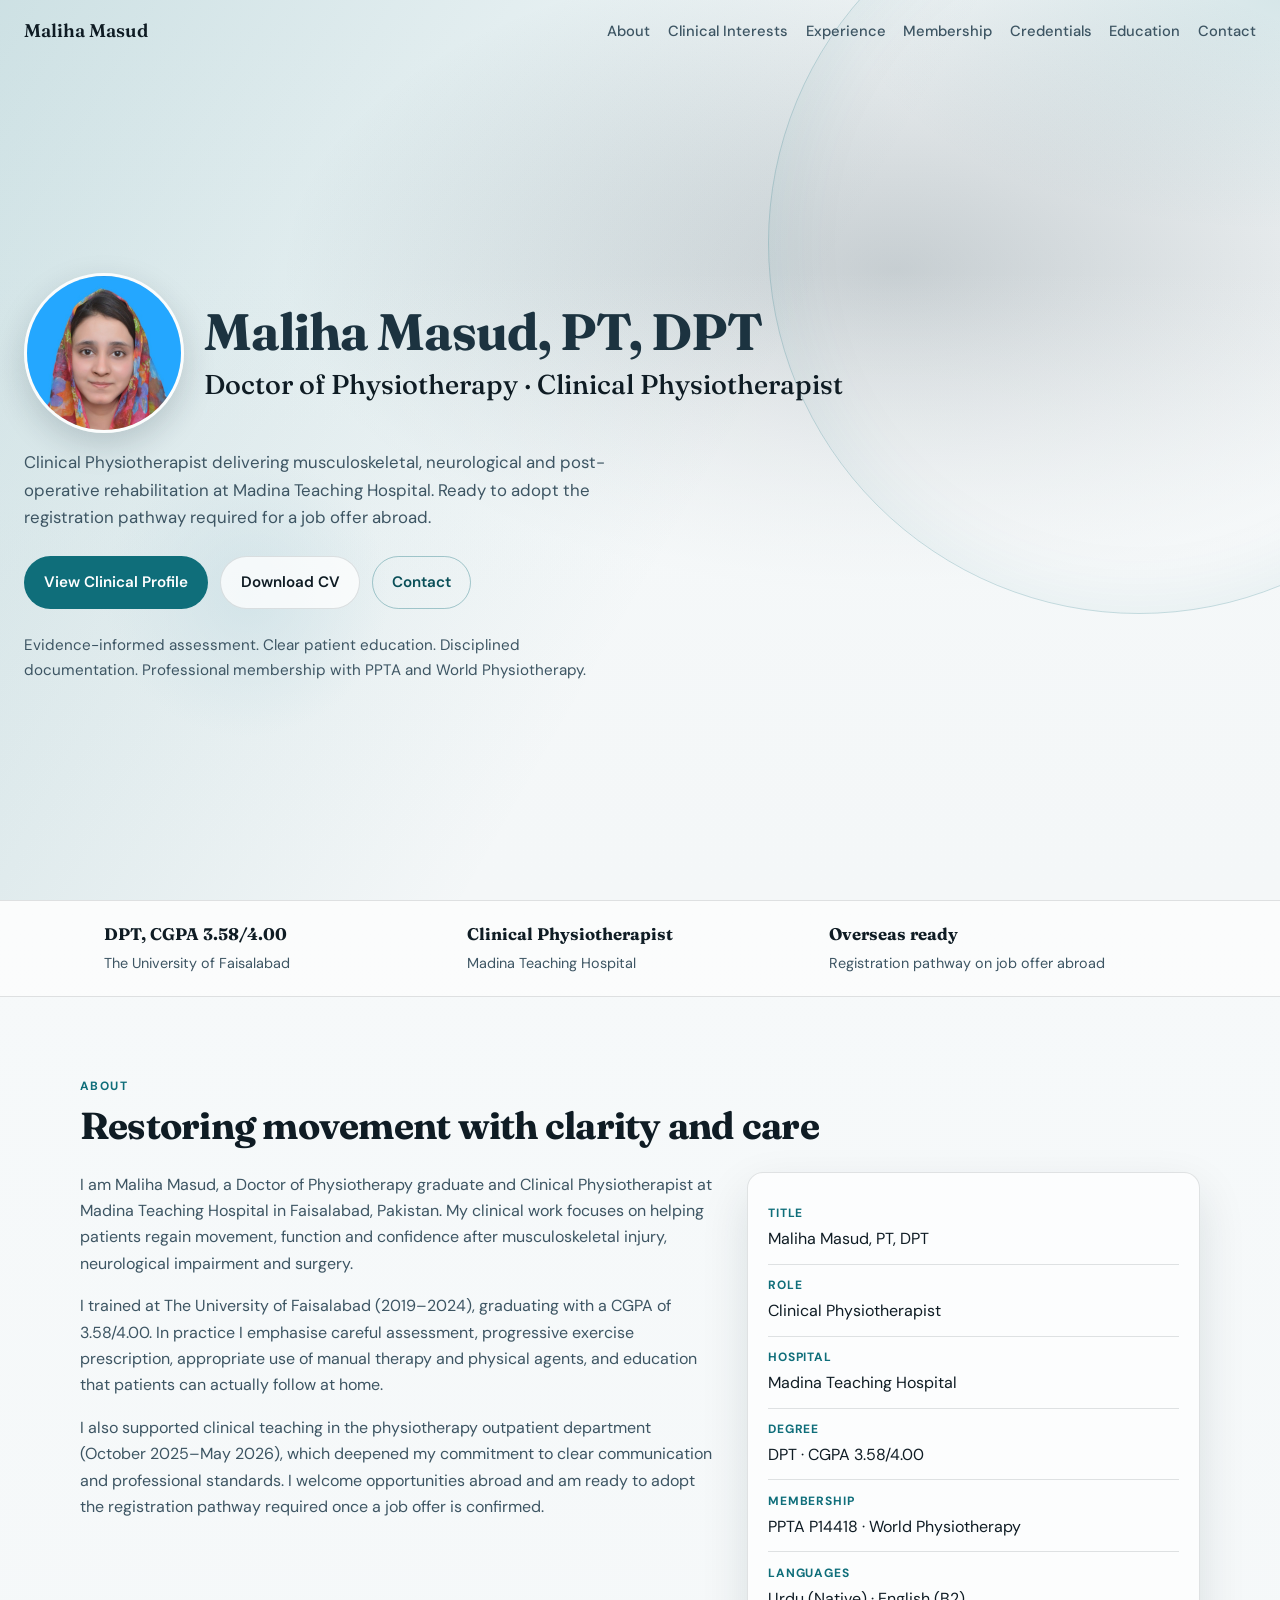
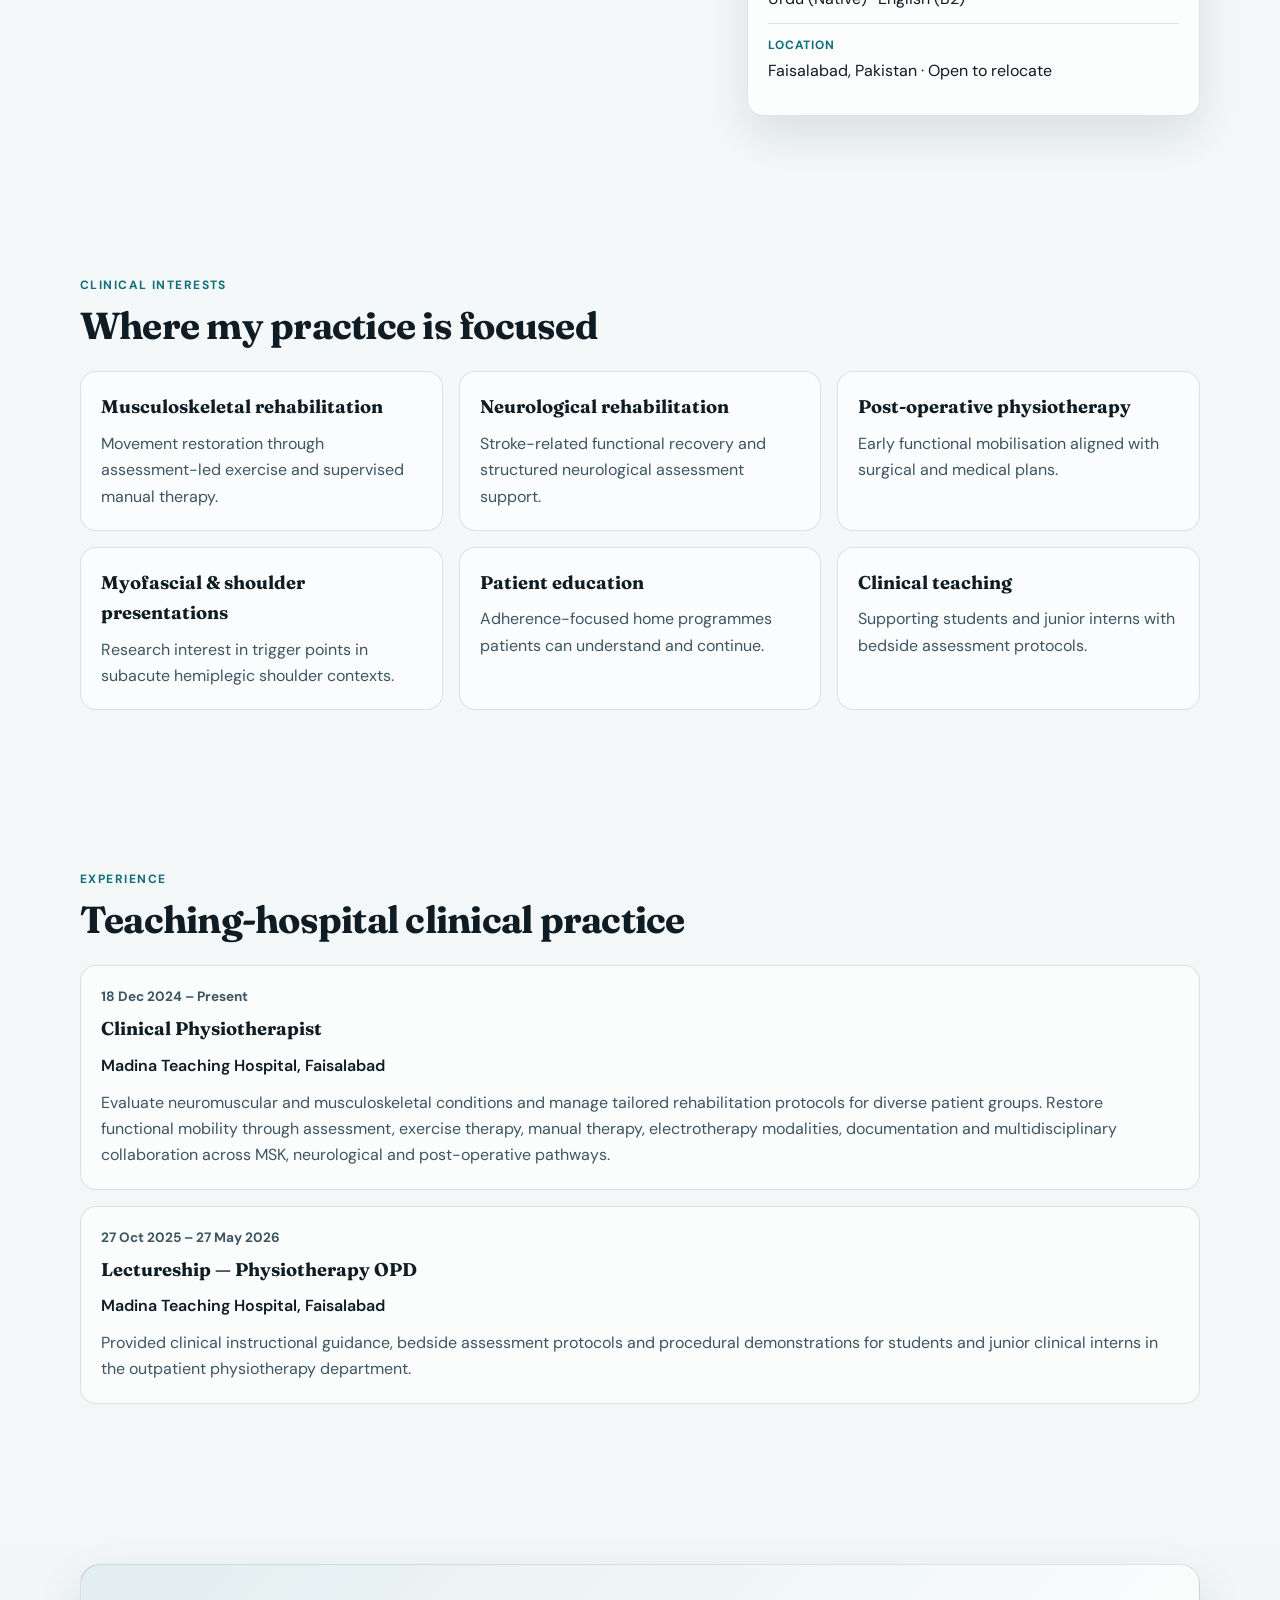
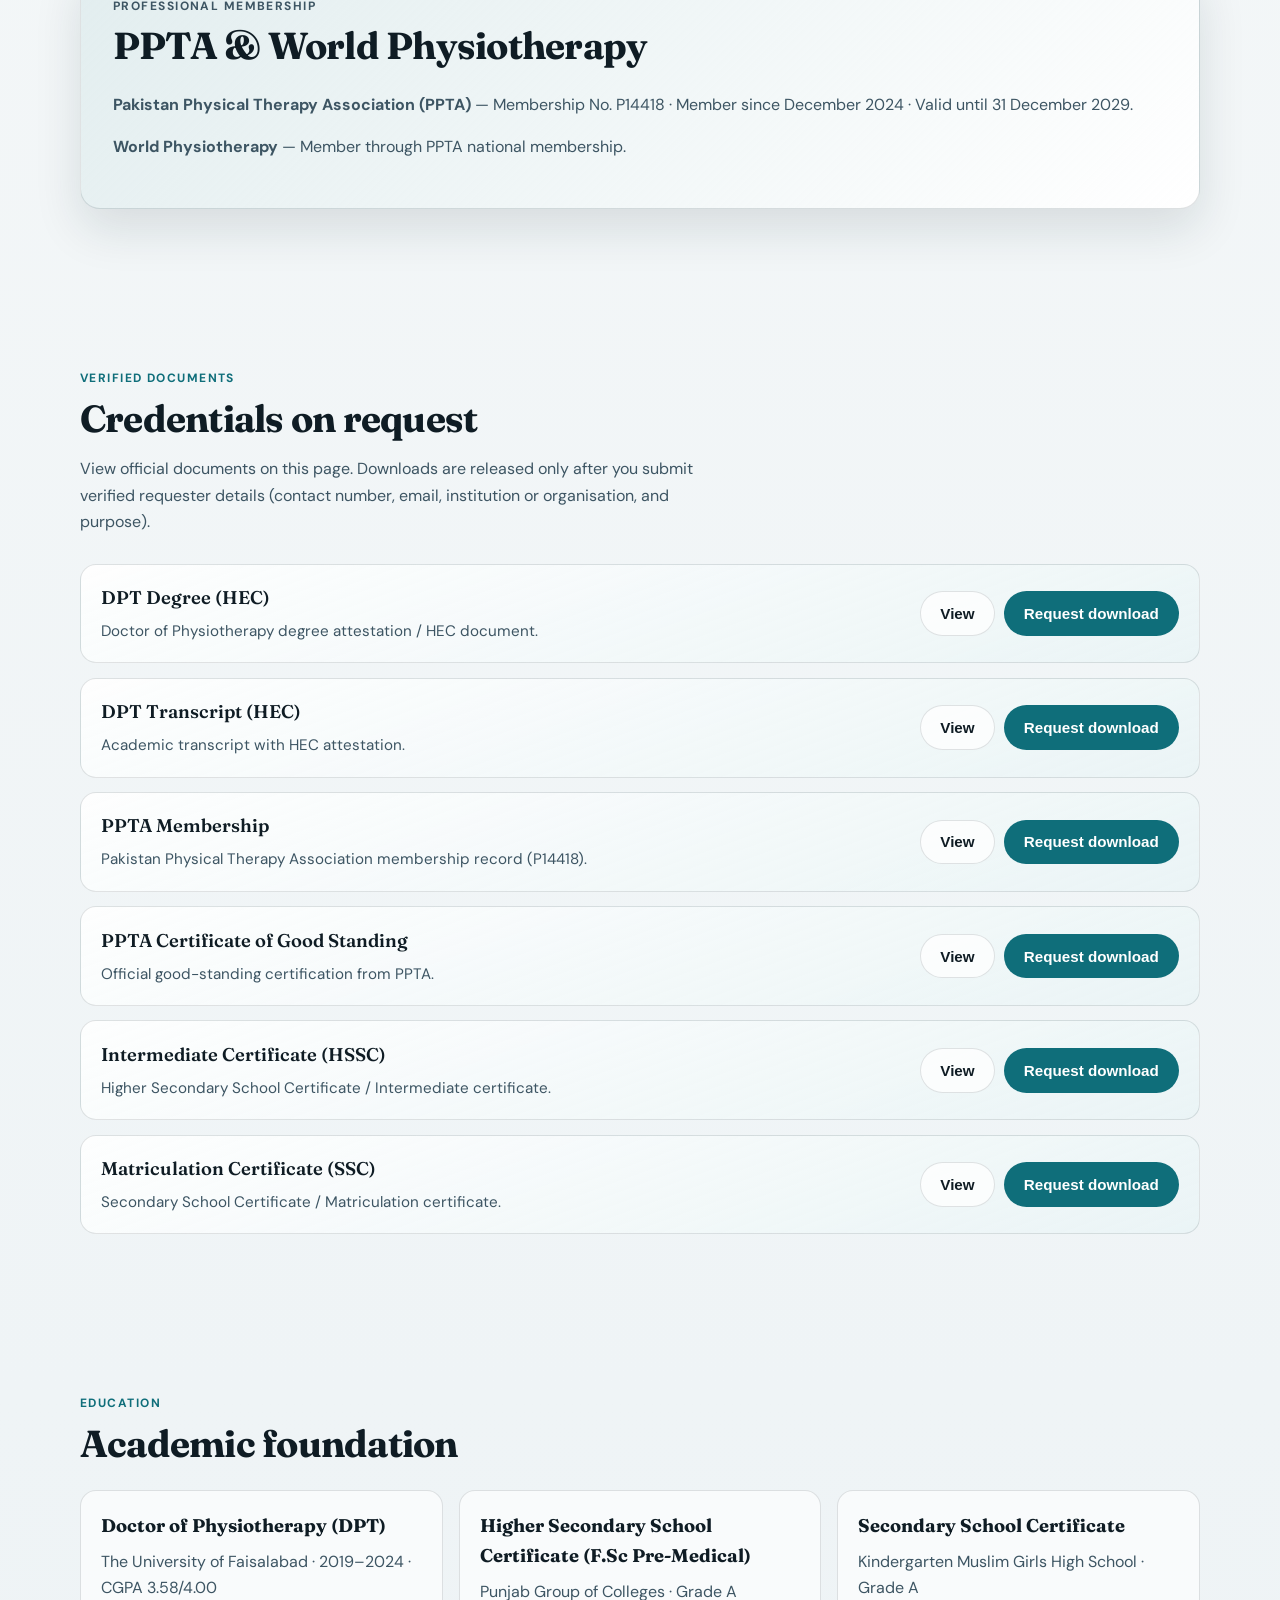
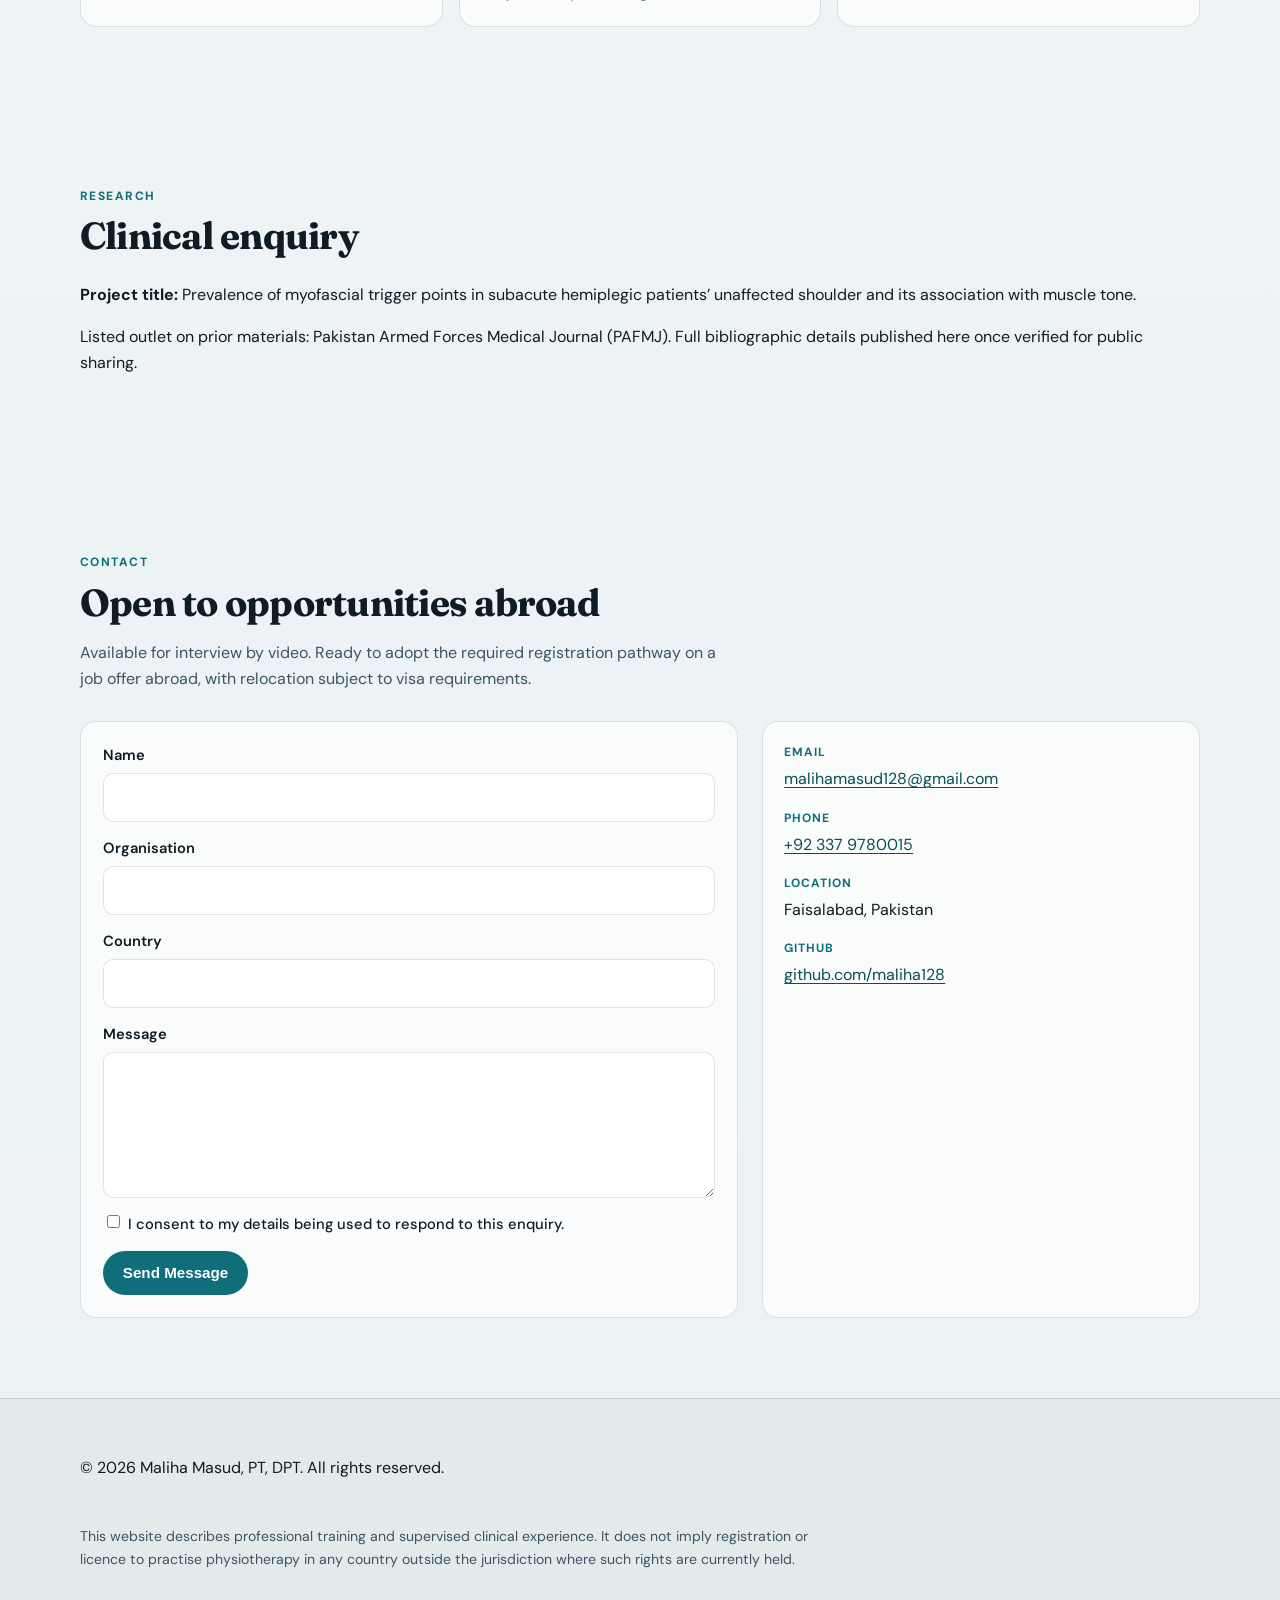
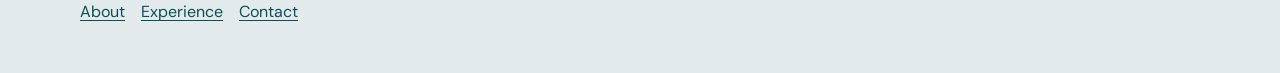
<file: index.html>
<!DOCTYPE html>
<html lang="en">
<head>
  <meta charset="UTF-8" />
  <meta name="viewport" content="width=device-width, initial-scale=1.0, viewport-fit=cover, maximum-scale=5" />
  <title>Maliha Masud, PT, DPT | Doctor of Physiotherapy</title>
  <meta name="description" content="Maliha Masud, Doctor of Physiotherapy (CGPA 3.58/4.00). Clinical Physiotherapist at Madina Teaching Hospital. MSK, neurological and post-operative rehabilitation. Ready to adopt the required registration pathway on a job offer abroad." />
  <link rel="preconnect" href="https://fonts.googleapis.com" />
  <link rel="preconnect" href="https://fonts.gstatic.com" crossorigin />
  <link href="https://fonts.googleapis.com/css2?family=DM+Sans:ital,opsz,wght@0,9..40,400;0,9..40,500;0,9..40,600;0,9..40,700;1,9..40,400&family=Fraunces:opsz,wght@9..144,500;9..144,600;9..144,700&display=swap" rel="stylesheet" />
  <link rel="stylesheet" href="styles.css" />
</head>
<body>
  <a class="skip-link" href="#main">Skip to content</a>

  <header class="site-header" data-header>
    <a class="logo" href="#top">Maliha Masud</a>
    <nav class="nav" aria-label="Primary">
      <a href="#about">About</a>
      <a href="#interests">Clinical Interests</a>
      <a href="#experience">Experience</a>
      <a href="#membership">Membership</a>
      <a href="#credentials">Credentials</a>
      <a href="#education">Education</a>
      <a href="#contact">Contact</a>
    </nav>
    <button class="nav-toggle" type="button" aria-label="Open menu" aria-expanded="false" data-nav-toggle>
      <span></span><span></span>
    </button>
  </header>

  <main id="main">
    <section class="hero" id="top">
      <div class="hero-media" aria-hidden="true">
        <div class="hero-wash"></div>
        <div class="hero-arc"></div>
        <div class="hero-pulse"></div>
      </div>
      <div class="hero-content">
        <div class="hero-identity">
          <img class="hero-photo" src="assets/maliha-masud.jpg" width="160" height="160" alt="Professional portrait of Maliha Masud, PT, DPT" />
          <div>
            <p class="brand">Maliha Masud, PT, DPT</p>
            <h1>Doctor of Physiotherapy · Clinical Physiotherapist</h1>
          </div>
        </div>
        <p class="lede">Clinical Physiotherapist delivering musculoskeletal, neurological and post-operative rehabilitation at Madina Teaching Hospital. Ready to adopt the registration pathway required for a job offer abroad.</p>
        <div class="hero-actions">
          <a class="btn btn-primary" href="#about">View Clinical Profile</a>
          <a class="btn btn-secondary" href="assets/Maliha_Masud_DPT_Physiotherapist_CV.pdf" download="Maliha_Masud_DPT_Physiotherapist_CV.pdf">Download CV</a>
          <a class="btn btn-ghost" href="#contact">Contact</a>
        </div>
        <p class="hero-support">Evidence-informed assessment. Clear patient education. Disciplined documentation. Professional membership with PPTA and World Physiotherapy.</p>
      </div>
    </section>

    <section class="strip" aria-label="Key credentials">
      <div class="strip-inner">
        <p><strong>DPT, CGPA 3.58/4.00</strong><span>The University of Faisalabad</span></p>
        <p><strong>Clinical Physiotherapist</strong><span>Madina Teaching Hospital</span></p>
        <p><strong>Overseas ready</strong><span>Registration pathway on job offer abroad</span></p>
      </div>
    </section>

    <section class="section about" id="about">
      <div class="section-inner">
        <p class="eyebrow">About</p>
        <h2>Restoring movement with clarity and care</h2>
        <div class="about-grid">
          <div class="about-copy reveal">
            <p>I am Maliha Masud, a Doctor of Physiotherapy graduate and Clinical Physiotherapist at Madina Teaching Hospital in Faisalabad, Pakistan. My clinical work focuses on helping patients regain movement, function and confidence after musculoskeletal injury, neurological impairment and surgery.</p>
            <p>I trained at The University of Faisalabad (2019–2024), graduating with a CGPA of 3.58/4.00. In practice I emphasise careful assessment, progressive exercise prescription, appropriate use of manual therapy and physical agents, and education that patients can actually follow at home.</p>
            <p>I also supported clinical teaching in the physiotherapy outpatient department (October 2025–May 2026), which deepened my commitment to clear communication and professional standards. I welcome opportunities abroad and am ready to adopt the registration pathway required once a job offer is confirmed.</p>
          </div>
          <ul class="facts reveal">
            <li><span>Title</span> Maliha Masud, PT, DPT</li>
            <li><span>Role</span> Clinical Physiotherapist</li>
            <li><span>Hospital</span> Madina Teaching Hospital</li>
            <li><span>Degree</span> DPT · CGPA 3.58/4.00</li>
            <li><span>Membership</span> PPTA P14418 · World Physiotherapy</li>
            <li><span>Languages</span> Urdu (Native) · English (B2)</li>
            <li><span>Location</span> Faisalabad, Pakistan · Open to relocate</li>
          </ul>
        </div>
      </div>
    </section>

    <section class="section interests" id="interests">
      <div class="section-inner">
        <p class="eyebrow">Clinical Interests</p>
        <h2>Where my practice is focused</h2>
        <div class="interest-list">
          <article class="reveal"><h3>Musculoskeletal rehabilitation</h3><p>Movement restoration through assessment-led exercise and supervised manual therapy.</p></article>
          <article class="reveal"><h3>Neurological rehabilitation</h3><p>Stroke-related functional recovery and structured neurological assessment support.</p></article>
          <article class="reveal"><h3>Post-operative physiotherapy</h3><p>Early functional mobilisation aligned with surgical and medical plans.</p></article>
          <article class="reveal"><h3>Myofascial &amp; shoulder presentations</h3><p>Research interest in trigger points in subacute hemiplegic shoulder contexts.</p></article>
          <article class="reveal"><h3>Patient education</h3><p>Adherence-focused home programmes patients can understand and continue.</p></article>
          <article class="reveal"><h3>Clinical teaching</h3><p>Supporting students and junior interns with bedside assessment protocols.</p></article>
        </div>
      </div>
    </section>

    <section class="section experience" id="experience">
      <div class="section-inner">
        <p class="eyebrow">Experience</p>
        <h2>Teaching-hospital clinical practice</h2>
        <div class="timeline">
          <article class="reveal">
            <p class="when">18 Dec 2024 – Present</p>
            <h3>Clinical Physiotherapist</h3>
            <p class="where">Madina Teaching Hospital, Faisalabad</p>
            <p>Evaluate neuromuscular and musculoskeletal conditions and manage tailored rehabilitation protocols for diverse patient groups. Restore functional mobility through assessment, exercise therapy, manual therapy, electrotherapy modalities, documentation and multidisciplinary collaboration across MSK, neurological and post-operative pathways.</p>
          </article>
          <article class="reveal">
            <p class="when">27 Oct 2025 – 27 May 2026</p>
            <h3>Lectureship — Physiotherapy OPD</h3>
            <p class="where">Madina Teaching Hospital, Faisalabad</p>
            <p>Provided clinical instructional guidance, bedside assessment protocols and procedural demonstrations for students and junior clinical interns in the outpatient physiotherapy department.</p>
          </article>
        </div>
      </div>
    </section>

    <section class="section membership" id="membership">
      <div class="section-inner membership-panel reveal">
        <div>
          <p class="eyebrow">Professional Membership</p>
          <h2>PPTA &amp; World Physiotherapy</h2>
          <p><strong>Pakistan Physical Therapy Association (PPTA)</strong> — Membership No. P14418 · Member since December 2024 · Valid until 31 December 2029.</p>
          <p><strong>World Physiotherapy</strong> — Member through PPTA national membership.</p>
        </div>
      </div>
    </section>

    <section class="section credentials" id="credentials">
      <div class="section-inner">
        <p class="eyebrow">Verified Documents</p>
        <h2>Credentials on request</h2>
        <p class="section-intro">View official documents on this page. Downloads are released only after you submit verified requester details (contact number, email, institution or organisation, and purpose).</p>
        <ul class="credential-list">
          <li class="credential-card reveal" data-credential="degree">
            <div>
              <h3>DPT Degree (HEC)</h3>
              <p>Doctor of Physiotherapy degree attestation / HEC document.</p>
            </div>
            <div class="credential-actions">
              <button type="button" class="btn btn-secondary" data-view-credential="degree">View</button>
              <button type="button" class="btn btn-primary" data-request-download="degree">Request download</button>
            </div>
          </li>
          <li class="credential-card reveal" data-credential="transcript">
            <div>
              <h3>DPT Transcript (HEC)</h3>
              <p>Academic transcript with HEC attestation.</p>
            </div>
            <div class="credential-actions">
              <button type="button" class="btn btn-secondary" data-view-credential="transcript">View</button>
              <button type="button" class="btn btn-primary" data-request-download="transcript">Request download</button>
            </div>
          </li>
          <li class="credential-card reveal" data-credential="membership">
            <div>
              <h3>PPTA Membership</h3>
              <p>Pakistan Physical Therapy Association membership record (P14418).</p>
            </div>
            <div class="credential-actions">
              <button type="button" class="btn btn-secondary" data-view-credential="membership">View</button>
              <button type="button" class="btn btn-primary" data-request-download="membership">Request download</button>
            </div>
          </li>
          <li class="credential-card reveal" data-credential="good-standing">
            <div>
              <h3>PPTA Certificate of Good Standing</h3>
              <p>Official good-standing certification from PPTA.</p>
            </div>
            <div class="credential-actions">
              <button type="button" class="btn btn-secondary" data-view-credential="good-standing">View</button>
              <button type="button" class="btn btn-primary" data-request-download="good-standing">Request download</button>
            </div>
          </li>
          <li class="credential-card reveal" data-credential="intermediate">
            <div>
              <h3>Intermediate Certificate (HSSC)</h3>
              <p>Higher Secondary School Certificate / Intermediate certificate.</p>
            </div>
            <div class="credential-actions">
              <button type="button" class="btn btn-secondary" data-view-credential="intermediate">View</button>
              <button type="button" class="btn btn-primary" data-request-download="intermediate">Request download</button>
            </div>
          </li>
          <li class="credential-card reveal" data-credential="matric">
            <div>
              <h3>Matriculation Certificate (SSC)</h3>
              <p>Secondary School Certificate / Matriculation certificate.</p>
            </div>
            <div class="credential-actions">
              <button type="button" class="btn btn-secondary" data-view-credential="matric">View</button>
              <button type="button" class="btn btn-primary" data-request-download="matric">Request download</button>
            </div>
          </li>
        </ul>
      </div>
    </section>

    <section class="section education" id="education">
      <div class="section-inner">
        <p class="eyebrow">Education</p>
        <h2>Academic foundation</h2>
        <div class="edu-list">
          <article class="reveal">
            <h3>Doctor of Physiotherapy (DPT)</h3>
            <p>The University of Faisalabad · 2019–2024 · CGPA 3.58/4.00</p>
          </article>
          <article class="reveal">
            <h3>Higher Secondary School Certificate (F.Sc Pre-Medical)</h3>
            <p>Punjab Group of Colleges · Grade A</p>
          </article>
          <article class="reveal">
            <h3>Secondary School Certificate</h3>
            <p>Kindergarten Muslim Girls High School · Grade A</p>
          </article>
        </div>
      </div>
    </section>

    <section class="section research" id="research">
      <div class="section-inner reveal">
        <p class="eyebrow">Research</p>
        <h2>Clinical enquiry</h2>
        <p><strong>Project title:</strong> Prevalence of myofascial trigger points in subacute hemiplegic patients’ unaffected shoulder and its association with muscle tone.</p>
        <p>Listed outlet on prior materials: Pakistan Armed Forces Medical Journal (PAFMJ). Full bibliographic details published here once verified for public sharing.</p>
      </div>
    </section>

    <section class="section contact" id="contact">
      <div class="section-inner">
        <p class="eyebrow">Contact</p>
        <h2>Open to opportunities abroad</h2>
        <p class="section-intro">Available for interview by video. Ready to adopt the required registration pathway on a job offer abroad, with relocation subject to visa requirements.</p>
        <div class="contact-layout">
          <form class="contact-form reveal" data-contact-form>
            <label>
              Name
              <input type="text" name="name" required autocomplete="name" />
            </label>
            <label>
              Organisation
              <input type="text" name="organisation" autocomplete="organization" />
            </label>
            <label>
              Country
              <input type="text" name="country" />
            </label>
            <label>
              Message
              <textarea name="message" rows="5" required></textarea>
            </label>
            <label class="consent">
              <input type="checkbox" name="consent" required />
              I consent to my details being used to respond to this enquiry.
            </label>
            <button class="btn btn-primary" type="submit">Send Message</button>
            <p class="form-note" data-form-note hidden>Opening your email client…</p>
          </form>
          <aside class="contact-aside reveal">
            <p><span>Email</span> <a href="mailto:malihamasud128@gmail.com">malihamasud128@gmail.com</a></p>
            <p><span>Phone</span> <a href="tel:+923379780015">+92 337 9780015</a></p>
            <p><span>Location</span> Faisalabad, Pakistan</p>
            <p><span>GitHub</span> <a href="https://github.com/maliha128" target="_blank" rel="noopener">github.com/maliha128</a></p>
          </aside>
        </div>
      </div>
    </section>
  </main>

  <footer class="site-footer">
    <div class="footer-inner">
      <p>© <span data-year></span> Maliha Masud, PT, DPT. All rights reserved.</p>
      <p class="disclaimer">This website describes professional training and supervised clinical experience. It does not imply registration or licence to practise physiotherapy in any country outside the jurisdiction where such rights are currently held.</p>
      <nav aria-label="Footer">
        <a href="#about">About</a>
        <a href="#experience">Experience</a>
        <a href="#contact">Contact</a>
      </nav>
    </div>
  </footer>

  <div class="modal" id="credential-view-modal" hidden data-view-modal>
    <div class="modal-backdrop" data-close-modal></div>
    <div class="modal-panel modal-panel-wide" role="dialog" aria-modal="true" aria-labelledby="credential-view-title">
      <div class="modal-header">
        <h3 id="credential-view-title">Document preview</h3>
        <button type="button" class="modal-close" data-close-modal aria-label="Close preview">×</button>
      </div>
      <iframe class="credential-frame" title="Credential document preview" data-view-frame src="about:blank"></iframe>
      <p class="modal-note">Preview only. Use Request download and submit requester details to obtain a file copy.</p>
    </div>
  </div>

  <div class="modal" id="credential-download-modal" hidden data-download-modal>
    <div class="modal-backdrop" data-close-modal></div>
    <div class="modal-panel" role="dialog" aria-modal="true" aria-labelledby="credential-download-title">
      <div class="modal-header">
        <h3 id="credential-download-title">Request document download</h3>
        <button type="button" class="modal-close" data-close-modal aria-label="Close download request">×</button>
      </div>
      <p class="modal-lead">Provide verified details for the person or organisation requesting this document. A download is released only after these fields are completed and submitted.</p>
      <form class="download-form" data-download-form>
        <input type="hidden" name="document" data-download-document value="" />
        <label>
          Full name
          <input type="text" name="fullName" required autocomplete="name" />
        </label>
        <label>
          Email
          <input type="email" name="email" required autocomplete="email" />
        </label>
        <label>
          Contact number
          <input type="tel" name="phone" required autocomplete="tel" />
        </label>
        <label>
          Institution or organisation
          <input type="text" name="organisation" required autocomplete="organization" />
        </label>
        <label>
          Purpose of download
          <textarea name="purpose" rows="3" required placeholder="e.g. credential verification for employment / registration"></textarea>
        </label>
        <label class="consent">
          <input type="checkbox" name="consent" required />
          I confirm these details are accurate and will be used only to record this download request.
        </label>
        <button class="btn btn-primary" type="submit">Submit and download</button>
        <p class="form-note" data-download-note hidden></p>
      </form>
    </div>
  </div>

  <script src="script.js"></script>
</body>
</html>
</file>
<file: styles.css>
:root {
  --ink: #0f1c24;
  --ink-soft: #3d5563;
  --paper: #f4f7f8;
  --paper-2: #e6eef1;
  --teal: #0f6e7a;
  --teal-deep: #0a4f58;
  --slate: #1c3340;
  --mist: #c5dce3;
  --line: rgba(15, 28, 36, 0.12);
  --shadow: 0 20px 48px rgba(15, 40, 48, 0.12);
  --radius: 16px;
  --font-display: "Fraunces", Georgia, serif;
  --font-body: "DM Sans", system-ui, sans-serif;
  --max: 1120px;
}

*,
*::before,
*::after {
  box-sizing: border-box;
}

html {
  scroll-behavior: smooth;
  -webkit-text-size-adjust: 100%;
}

body {
  margin: 0;
  font-family: var(--font-body);
  color: var(--ink);
  background:
    radial-gradient(1100px 520px at 8% -8%, rgba(197, 220, 227, 0.85), transparent 55%),
    radial-gradient(900px 480px at 100% 0%, rgba(15, 110, 122, 0.14), transparent 48%),
    linear-gradient(180deg, #f7fafb 0%, var(--paper) 42%, #eaf1f4 100%);
  line-height: 1.65;
  overflow-x: hidden;
}

img {
  max-width: 100%;
  display: block;
}

a {
  color: var(--teal-deep);
  text-decoration-thickness: 1px;
  text-underline-offset: 0.18em;
}

.skip-link {
  position: absolute;
  left: -999px;
  top: 0;
  background: var(--ink);
  color: white;
  padding: 0.75rem 1rem;
  z-index: 1000;
}

.skip-link:focus {
  left: 1rem;
  top: 1rem;
}

.site-header {
  position: fixed;
  inset: 0 0 auto;
  z-index: 50;
  display: flex;
  align-items: center;
  justify-content: space-between;
  gap: 1rem;
  padding: 1rem 1.5rem;
  transition: background 0.3s ease, backdrop-filter 0.3s ease, border-color 0.3s ease;
  border-bottom: 1px solid transparent;
}

.site-header.is-scrolled {
  background: rgba(244, 247, 248, 0.88);
  backdrop-filter: blur(12px);
  border-bottom-color: var(--line);
}

.logo {
  font-family: var(--font-display);
  font-weight: 600;
  font-size: 1.15rem;
  color: var(--ink);
  text-decoration: none;
}

.nav {
  display: flex;
  flex-wrap: wrap;
  gap: 0.9rem 1.1rem;
}

.nav a {
  color: var(--ink-soft);
  text-decoration: none;
  font-size: 0.92rem;
  font-weight: 500;
}

.nav a:hover {
  color: var(--teal-deep);
}

.nav-toggle {
  display: none;
  width: 2.5rem;
  height: 2.5rem;
  border: 1px solid var(--line);
  border-radius: 999px;
  background: rgba(255, 255, 255, 0.7);
  padding: 0;
  cursor: pointer;
}

.nav-toggle span {
  display: block;
  width: 1rem;
  height: 2px;
  margin: 0.28rem auto;
  background: var(--ink);
}

.hero {
  position: relative;
  min-height: 100svh;
  display: grid;
  align-items: center;
  padding: 6.5rem 1.5rem 3rem;
  overflow: hidden;
}

.hero-media {
  position: absolute;
  inset: 0;
  z-index: 0;
}

.hero-wash {
  position: absolute;
  inset: 0;
  background:
    linear-gradient(120deg, rgba(15, 110, 122, 0.18), transparent 55%),
    linear-gradient(180deg, transparent 30%, rgba(244, 247, 248, 0.92) 78%, var(--paper) 100%),
    radial-gradient(ellipse 80% 60% at 70% 30%, rgba(28, 51, 64, 0.22), transparent 60%);
  animation: washShift 14s ease-in-out infinite alternate;
}

.hero-arc {
  position: absolute;
  width: 58vmax;
  height: 58vmax;
  right: -18vmax;
  top: -10vmax;
  border-radius: 50%;
  border: 1px solid rgba(15, 110, 122, 0.22);
  box-shadow: inset 0 0 80px rgba(15, 110, 122, 0.08);
  animation: arcDrift 18s ease-in-out infinite alternate;
}

.hero-pulse {
  position: absolute;
  width: 18rem;
  height: 18rem;
  left: 8%;
  bottom: 18%;
  border-radius: 50%;
  background: radial-gradient(circle, rgba(197, 220, 227, 0.55), transparent 70%);
  animation: pulseSoft 6s ease-in-out infinite;
}

.hero-content {
  position: relative;
  z-index: 1;
  max-width: 52rem;
}

.hero-identity {
  display: flex;
  align-items: center;
  gap: 1.25rem;
  margin-bottom: 1rem;
}

.hero-photo,
.about-photo {
  width: 160px;
  height: 160px;
  object-fit: cover;
  object-position: center top;
  border-radius: 50%;
  border: 3px solid rgba(255, 255, 255, 0.9);
  box-shadow: 0 12px 32px rgba(15, 40, 48, 0.18);
  flex-shrink: 0;
}

.about-photo {
  width: 220px;
  height: 220px;
  float: right;
  margin: 0 0 1rem 1.25rem;
  border-radius: 28px;
}

.brand {
  margin: 0 0 0.55rem;
  font-family: var(--font-display);
  font-size: clamp(2rem, 5vw, 3.2rem);
  font-weight: 700;
  line-height: 1.05;
  letter-spacing: -0.02em;
  color: var(--slate);
}

.hero h1 {
  margin: 0;
  font-family: var(--font-display);
  font-size: clamp(1.2rem, 2.4vw, 1.7rem);
  font-weight: 500;
  line-height: 1.25;
  color: var(--ink);
}

.lede {
  margin: 0 0 1.5rem;
  color: var(--ink-soft);
  font-size: 1.05rem;
  max-width: 40rem;
}

.hero-support {
  margin: 1.5rem 0 0;
  color: var(--ink-soft);
  font-size: 0.95rem;
  max-width: 36rem;
}

.hero-actions {
  display: flex;
  flex-wrap: wrap;
  gap: 0.75rem;
}

.btn {
  display: inline-flex;
  align-items: center;
  justify-content: center;
  padding: 0.8rem 1.2rem;
  border-radius: 999px;
  font-weight: 600;
  font-size: 0.95rem;
  text-decoration: none;
  border: 1px solid transparent;
  transition: transform 0.2s ease, background 0.2s ease, color 0.2s ease;
}

.btn:hover {
  transform: translateY(-1px);
}

.btn-primary {
  background: var(--teal);
  color: #fff;
}

.btn-primary:hover {
  background: var(--teal-deep);
  color: #fff;
}

.btn-secondary {
  background: rgba(255, 255, 255, 0.75);
  border-color: var(--line);
  color: var(--ink);
}

.btn-ghost {
  background: transparent;
  border-color: rgba(15, 110, 122, 0.35);
  color: var(--teal-deep);
}

.strip {
  border-block: 1px solid var(--line);
  background: rgba(255, 255, 255, 0.55);
}

.strip-inner {
  max-width: var(--max);
  margin: 0 auto;
  padding: 1.25rem 1.5rem;
  display: grid;
  grid-template-columns: repeat(3, 1fr);
  gap: 1rem;
}

.strip p {
  margin: 0;
  display: grid;
  gap: 0.2rem;
}

.strip strong {
  font-family: var(--font-display);
  font-size: 1.05rem;
}

.strip span {
  color: var(--ink-soft);
  font-size: 0.9rem;
}

.section {
  padding: 5rem 1.5rem;
}

.section-inner {
  max-width: var(--max);
  margin: 0 auto;
}

.eyebrow {
  margin: 0 0 0.5rem;
  text-transform: uppercase;
  letter-spacing: 0.12em;
  font-size: 0.75rem;
  font-weight: 700;
  color: var(--teal);
}

.section h2 {
  margin: 0 0 1.5rem;
  font-family: var(--font-display);
  font-size: clamp(1.7rem, 3vw, 2.35rem);
  line-height: 1.15;
  letter-spacing: -0.02em;
}

.section-intro {
  margin: -0.5rem 0 1.75rem;
  color: var(--ink-soft);
  max-width: 40rem;
}

.about-grid {
  display: grid;
  grid-template-columns: 1.4fr 1fr;
  gap: 2rem;
}

.about-copy p {
  margin: 0 0 1rem;
  color: var(--ink-soft);
}

.facts {
  list-style: none;
  margin: 0;
  padding: 1.25rem;
  border: 1px solid var(--line);
  border-radius: var(--radius);
  background: rgba(255, 255, 255, 0.7);
  box-shadow: var(--shadow);
}

.facts li {
  display: grid;
  gap: 0.15rem;
  padding: 0.7rem 0;
  border-bottom: 1px solid var(--line);
}

.facts li:last-child {
  border-bottom: 0;
}

.facts span {
  font-size: 0.75rem;
  text-transform: uppercase;
  letter-spacing: 0.08em;
  color: var(--teal);
  font-weight: 700;
}

.interest-list,
.edu-list {
  display: grid;
  grid-template-columns: repeat(3, 1fr);
  gap: 1rem;
}

.interest-list article,
.edu-list article,
.timeline article {
  padding: 1.25rem;
  border: 1px solid var(--line);
  border-radius: var(--radius);
  background: rgba(255, 255, 255, 0.62);
}

.interest-list h3,
.edu-list h3,
.timeline h3 {
  margin: 0 0 0.5rem;
  font-family: var(--font-display);
  font-size: 1.15rem;
}

.interest-list p,
.edu-list p,
.timeline p {
  margin: 0;
  color: var(--ink-soft);
}

.timeline {
  display: grid;
  gap: 1rem;
}

.when {
  font-size: 0.85rem;
  font-weight: 700;
  color: var(--teal);
  margin-bottom: 0.35rem !important;
}

.where {
  margin-bottom: 0.65rem !important;
  font-weight: 600;
  color: var(--ink) !important;
}

.membership-panel {
  padding: 2rem;
  border-radius: calc(var(--radius) + 4px);
  background:
    linear-gradient(135deg, rgba(15, 110, 122, 0.12), rgba(255, 255, 255, 0.75)),
    #fff;
  border: 1px solid var(--line);
  box-shadow: var(--shadow);
}

.membership-panel p {
  color: var(--ink-soft);
}

.credential-list {
  list-style: none;
  margin: 0;
  padding: 0;
  display: grid;
  gap: 0.9rem;
}

.credential-card {
  display: flex;
  align-items: center;
  justify-content: space-between;
  gap: 1rem;
  padding: 1.15rem 1.25rem;
  border: 1px solid var(--line);
  border-radius: var(--radius);
  background:
    linear-gradient(160deg, rgba(255, 255, 255, 0.88), rgba(232, 244, 245, 0.7));
}

.credential-card h3 {
  margin: 0 0 0.35rem;
  font-family: "Fraunces", Georgia, serif;
  font-size: 1.15rem;
  font-weight: 600;
}

.credential-card p {
  margin: 0;
  color: var(--ink-soft);
  font-size: 0.95rem;
}

.credential-actions {
  display: flex;
  flex-wrap: wrap;
  gap: 0.55rem;
  flex-shrink: 0;
}

.modal[hidden] {
  display: none;
}

.modal {
  position: fixed;
  inset: 0;
  z-index: 80;
  display: grid;
  place-items: center;
  padding: max(1rem, env(safe-area-inset-top)) max(1rem, env(safe-area-inset-right)) max(1rem, env(safe-area-inset-bottom)) max(1rem, env(safe-area-inset-left));
}

.modal-backdrop {
  position: absolute;
  inset: 0;
  background: rgba(12, 28, 33, 0.55);
  backdrop-filter: blur(3px);
}

.modal-panel {
  position: relative;
  width: min(560px, 100%);
  max-height: min(90vh, 900px);
  overflow: auto;
  padding: 1.25rem;
  border-radius: calc(var(--radius) + 2px);
  background: #fff;
  border: 1px solid var(--line);
  box-shadow: var(--shadow);
}

.modal-panel-wide {
  width: min(960px, 100%);
}

.modal-header {
  display: flex;
  align-items: center;
  justify-content: space-between;
  gap: 1rem;
  margin-bottom: 0.75rem;
}

.modal-header h3 {
  margin: 0;
  font-family: "Fraunces", Georgia, serif;
  font-size: 1.25rem;
}

.modal-close {
  border: 0;
  background: transparent;
  font-size: 1.6rem;
  line-height: 1;
  cursor: pointer;
  color: var(--ink-soft);
}

.modal-lead,
.modal-note {
  color: var(--ink-soft);
  margin: 0 0 1rem;
  font-size: 0.95rem;
}

.credential-frame {
  width: 100%;
  height: min(70vh, 720px);
  border: 1px solid var(--line);
  border-radius: 12px;
  background: #f4f7f8;
}

.download-form label {
  display: grid;
  gap: 0.35rem;
  margin-bottom: 0.85rem;
  font-weight: 600;
  font-size: 0.92rem;
}

.download-form input,
.download-form textarea {
  width: 100%;
  border: 1px solid var(--line);
  border-radius: 10px;
  padding: 0.7rem 0.8rem;
  font: inherit;
  background: #fff;
}

.portfolio-grid {
  list-style: none;
  margin: 0;
  padding: 0;
  display: grid;
  grid-template-columns: repeat(3, 1fr);
  gap: 0.85rem;
}

.portfolio-grid a {
  display: block;
  padding: 1rem 1.1rem;
  border-radius: 12px;
  border: 1px solid var(--line);
  background: rgba(255, 255, 255, 0.7);
  text-decoration: none;
  color: var(--ink);
  font-weight: 600;
  transition: border-color 0.2s ease, transform 0.2s ease;
}

.portfolio-grid a:hover {
  border-color: rgba(15, 110, 122, 0.45);
  transform: translateY(-2px);
}

.contact-layout {
  display: grid;
  grid-template-columns: 1.2fr 0.8fr;
  gap: 1.5rem;
}

.contact-form,
.contact-aside {
  padding: 1.35rem;
  border: 1px solid var(--line);
  border-radius: var(--radius);
  background: rgba(255, 255, 255, 0.72);
}

.contact-form label {
  display: grid;
  gap: 0.35rem;
  margin-bottom: 0.9rem;
  font-weight: 600;
  font-size: 0.92rem;
}

.contact-form input,
.contact-form textarea {
  width: 100%;
  border: 1px solid var(--line);
  border-radius: 10px;
  padding: 0.7rem 0.8rem;
  font: inherit;
  background: #fff;
}

.consent {
  display: flex !important;
  align-items: flex-start;
  gap: 0.55rem;
  font-weight: 500 !important;
}

.consent input {
  width: auto;
  margin-top: 0.2rem;
}

.form-note {
  margin: 0.75rem 0 0;
  color: var(--teal-deep);
  font-size: 0.9rem;
}

.contact-aside p {
  margin: 0 0 1rem;
  display: grid;
  gap: 0.2rem;
}

.contact-aside span {
  font-size: 0.75rem;
  text-transform: uppercase;
  letter-spacing: 0.08em;
  color: var(--teal);
  font-weight: 700;
}

.site-footer {
  padding: 2.5rem 1.5rem 3rem;
  border-top: 1px solid var(--line);
  background: rgba(28, 51, 64, 0.04);
}

.footer-inner {
  max-width: var(--max);
  margin: 0 auto;
  display: grid;
  gap: 0.85rem;
}

.footer-inner nav {
  display: flex;
  flex-wrap: wrap;
  gap: 1rem;
}

.disclaimer {
  color: var(--ink-soft);
  font-size: 0.88rem;
  max-width: 48rem;
}

.reveal {
  opacity: 0;
  transform: translateY(16px);
  transition: opacity 0.7s ease, transform 0.7s ease;
}

.reveal.is-visible {
  opacity: 1;
  transform: none;
}

@keyframes washShift {
  from { filter: saturate(1); }
  to { filter: saturate(1.15); }
}

@keyframes arcDrift {
  from { transform: translate3d(0, 0, 0) rotate(0deg); }
  to { transform: translate3d(-2%, 3%, 0) rotate(8deg); }
}

@keyframes pulseSoft {
  0%, 100% { transform: scale(1); opacity: 0.7; }
  50% { transform: scale(1.08); opacity: 1; }
}

@media (max-width: 1100px) {
  .nav-toggle {
    display: inline-block;
  }

  .nav {
    position: absolute;
    top: calc(100% + 0.35rem);
    right: 0.75rem;
    left: 0.75rem;
    display: none;
    flex-direction: column;
    gap: 0.15rem;
    padding: 0.75rem;
    border-radius: 14px;
    background: rgba(255, 255, 255, 0.98);
    border: 1px solid var(--line);
    box-shadow: var(--shadow);
  }

  .nav.is-open {
    display: flex;
  }

  .nav a {
    padding: 0.75rem 0.85rem;
    border-radius: 10px;
    font-size: 1rem;
  }

  .nav a:active {
    background: rgba(15, 110, 122, 0.08);
  }
}

@media (max-width: 900px) {
  .credential-card {
    flex-direction: column;
    align-items: flex-start;
  }

  .credential-actions {
    width: 100%;
  }

  .credential-actions .btn {
    flex: 1 1 auto;
    text-align: center;
  }

  .site-header {
    padding: 0.85rem 1rem;
  }

  .logo {
    font-size: 1.05rem;
  }

  .hero {
    min-height: auto;
    padding: 5.5rem 1rem 2.5rem;
    align-items: start;
  }

  .modal-panel,
  .modal-panel-wide {
    width: 100%;
  }

  .credential-frame {
    height: min(55vh, 480px);
  }

  .hero-identity {
    flex-direction: column;
    align-items: flex-start;
    gap: 1rem;
  }

  .hero-photo {
    width: 112px;
    height: 112px;
  }

  .brand {
    font-size: clamp(1.7rem, 8vw, 2.4rem);
  }

  .hero h1 {
    font-size: 1.15rem;
  }

  .lede,
  .hero-support,
  .section-intro {
    font-size: 0.98rem;
  }

  .hero-actions {
    width: 100%;
  }

  .hero-actions .btn {
    width: 100%;
  }

  .strip-inner,
  .about-grid,
  .interest-list,
  .edu-list,
  .portfolio-grid,
  .contact-layout {
    grid-template-columns: 1fr;
  }

  .strip-inner {
    padding: 1rem;
    gap: 0.85rem;
  }

  .section {
    padding: 3.25rem 1rem;
  }

  .section h2 {
    font-size: clamp(1.45rem, 6vw, 1.9rem);
  }

  .about-photo {
    float: none;
    display: block;
    margin: 0 0 1.25rem;
    width: 148px;
    height: 148px;
    border-radius: 22px;
  }

  .facts,
  .interest-list article,
  .edu-list article,
  .timeline article,
  .contact-form,
  .contact-aside,
  .membership-panel {
    padding: 1rem;
  }

  .portfolio-grid a {
    padding: 0.95rem 1rem;
  }

  .site-footer {
    padding: 2rem 1rem 2.5rem;
  }

  .footer-inner nav {
    gap: 0.75rem 1rem;
  }
}

@media (max-width: 480px) {
  .hero {
    padding-top: 5rem;
  }

  .hero-pulse {
    width: 10rem;
    height: 10rem;
    left: -1rem;
    bottom: 8%;
  }

  .btn {
    padding: 0.85rem 1rem;
  }

  .consent {
    font-size: 0.88rem;
  }
}

@media (prefers-reduced-motion: reduce) {
  html {
    scroll-behavior: auto;
  }

  .hero-wash,
  .hero-arc,
  .hero-pulse,
  .reveal {
    animation: none !important;
    transition: none !important;
  }

  .reveal {
    opacity: 1;
    transform: none;
  }
}
</file>
